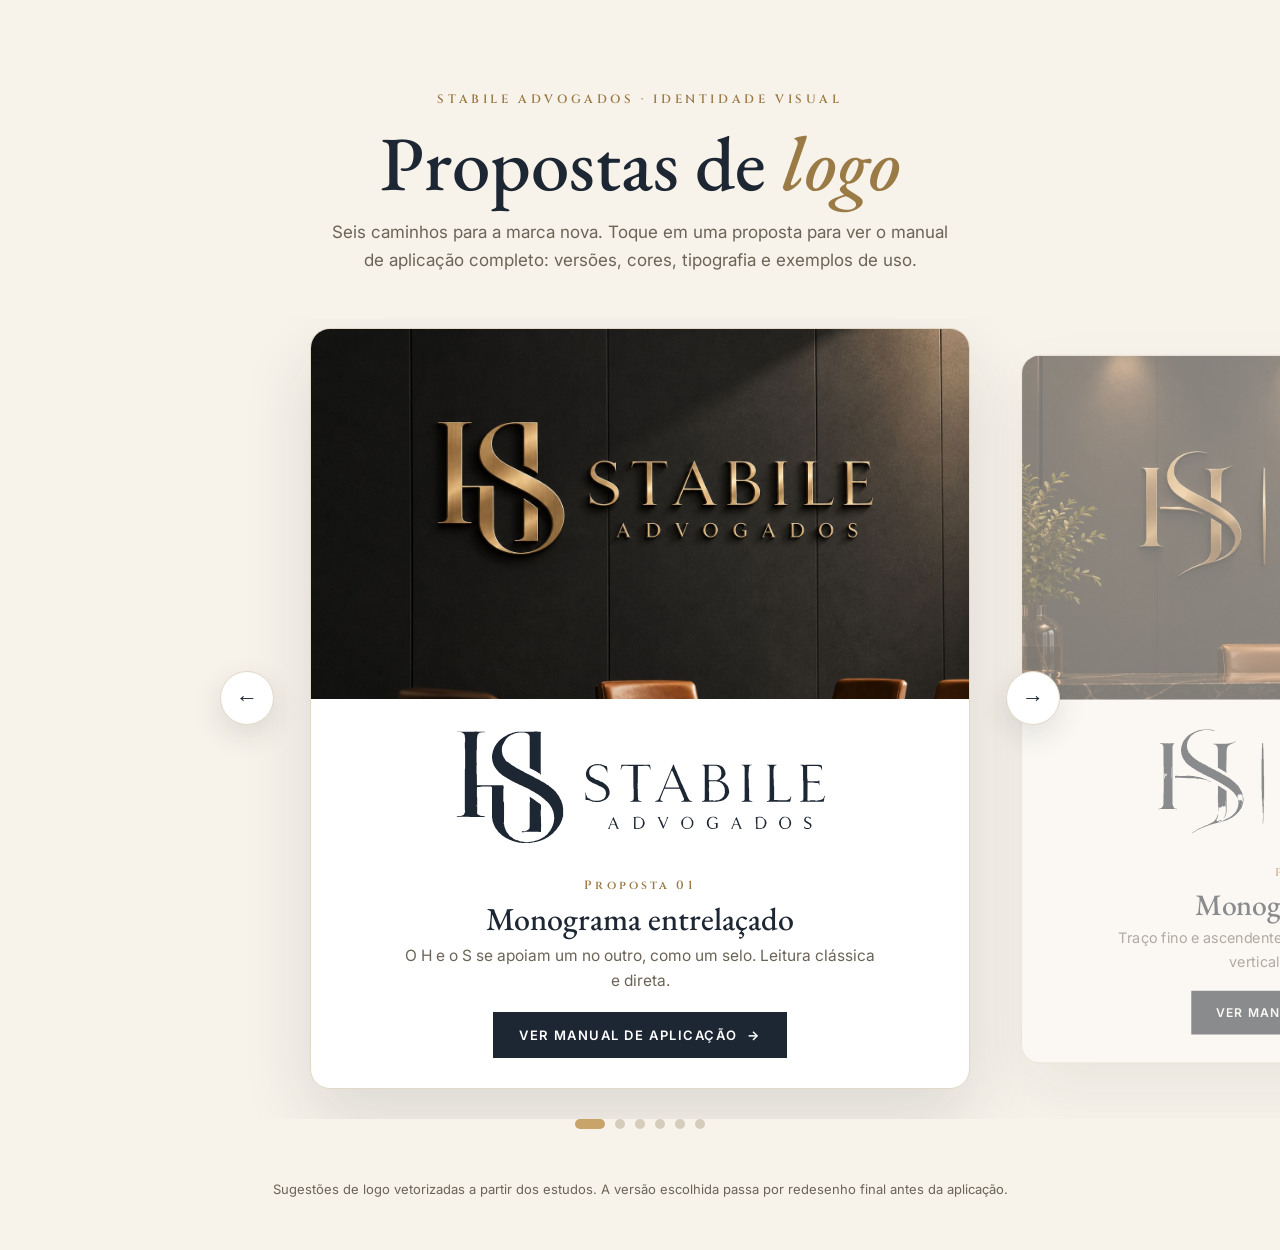
<file: logos/index.html>
<!DOCTYPE html>
<html lang="pt-BR">
<head>
<meta charset="UTF-8">
<meta name="viewport" content="width=device-width, initial-scale=1">
<title>Propostas de logo · Stabile Advogados</title>
<meta name="robots" content="noindex">
<link rel="icon" type="image/svg+xml" href="assets/simbolo-1.svg">
<link rel="preconnect" href="https://fonts.googleapis.com">
<link rel="preconnect" href="https://fonts.gstatic.com" crossorigin>
<link href="https://fonts.googleapis.com/css2?family=Cinzel:wght@500;600&family=EB+Garamond:ital,wght@0,500;0,600;1,500&family=Inter:wght@300;400;500;600&display=swap" rel="stylesheet">
<link rel="stylesheet" href="logos.css">
</head>
<body>

<header class="topo">
  <p class="kicker">Stabile Advogados · identidade visual</p>
  <h1>Propostas de <em>logo</em></h1>
  <p class="sub">Seis caminhos para a marca nova. Toque em uma proposta para ver o manual de aplicação completo: versões, cores, tipografia e exemplos de uso.</p>
</header>
<main class="carrossel-wrap">
  <button class="seta ant" aria-label="Proposta anterior">←</button>
  <div class="carrossel" tabindex="0">
    <article class="slide" id="p1">
      <a class="slide-in" href="logo-1.html">
        <div class="slide-foto"><img src="assets/mockup-1.jpg" alt="Proposta 1 aplicada em parede" loading="eager"></div>
        <div class="slide-vetor"><span class="mk" style="--src:url(assets/logo-1.svg);aspect-ratio:3117 / 993;background:#1D2633;width:78%;max-height:120px" role="img" aria-label="Stabile Advogados"></span></div>
        <div class="slide-txt"><span class="num">Proposta 01</span><h2>Monograma entrelaçado</h2><p>O H e o S se apoiam um no outro, como um selo. Leitura clássica e direta.</p><span class="ver">Ver manual de aplicação <b>→</b></span></div>
      </a>
    </article>
    <article class="slide" id="p2">
      <a class="slide-in" href="logo-2.html">
        <div class="slide-foto"><img src="assets/mockup-2.jpg" alt="Proposta 2 aplicada em parede" loading="eager"></div>
        <div class="slide-vetor"><span class="mk" style="--src:url(assets/logo-2.svg);aspect-ratio:3390 / 1089;background:#1D2633;width:78%;max-height:120px" role="img" aria-label="Stabile Advogados"></span></div>
        <div class="slide-txt"><span class="num">Proposta 02</span><h2>Monograma com filete</h2><p>Traço fino e ascendente no S, separado do nome por um filete vertical. Mais leve e editorial.</p><span class="ver">Ver manual de aplicação <b>→</b></span></div>
      </a>
    </article>
    <article class="slide" id="p3">
      <a class="slide-in" href="logo-3.html">
        <div class="slide-foto"><img src="assets/mockup-3.jpg" alt="Proposta 3 aplicada em parede" loading="lazy"></div>
        <div class="slide-vetor"><span class="mk" style="--src:url(assets/logo-3.svg);aspect-ratio:3471 / 1068;background:#1D2633;width:78%;max-height:120px" role="img" aria-label="Stabile Advogados"></span></div>
        <div class="slide-txt"><span class="num">Proposta 03</span><h2>Monograma em movimento</h2><p>O S atravessa o H em uma curva longa. Transmite fluidez e continuidade.</p><span class="ver">Ver manual de aplicação <b>→</b></span></div>
      </a>
    </article>
    <article class="slide" id="p4">
      <a class="slide-in" href="logo-4.html">
        <div class="slide-foto"><img src="assets/mockup-4.jpg" alt="Proposta 4 aplicada em parede" loading="lazy"></div>
        <div class="slide-vetor"><span class="mk" style="--src:url(assets/logo-4.svg);aspect-ratio:3318 / 1140;background:#1D2633;width:78%;max-height:120px" role="img" aria-label="Stabile Advogados"></span></div>
        <div class="slide-txt"><span class="num">Proposta 04</span><h2>Monograma caligráfico</h2><p>Curvas mais abertas e um gesto caligráfico na base. Elegante e pessoal.</p><span class="ver">Ver manual de aplicação <b>→</b></span></div>
      </a>
    </article>
    <article class="slide" id="p5">
      <a class="slide-in" href="logo-5.html">
        <div class="slide-foto"><img src="assets/mockup-5.jpg" alt="Proposta 5 aplicada em parede" loading="lazy"></div>
        <div class="slide-vetor"><span class="mk" style="--src:url(assets/logo-5.svg);aspect-ratio:3171 / 2187;background:#1D2633;width:78%;max-height:120px" role="img" aria-label="Stabile Advogados"></span></div>
        <div class="slide-txt"><span class="num">Proposta 05</span><h2>Selo empilhado</h2><p>Monograma sobre o nome, com filetes laterais. Funciona bem em fachada e papelaria.</p><span class="ver">Ver manual de aplicação <b>→</b></span></div>
      </a>
    </article>
    <article class="slide" id="p6">
      <a class="slide-in" href="logo-6.html">
        <div class="slide-foto"><img src="assets/mockup-6.jpg" alt="Proposta 6 aplicada em parede" loading="lazy"></div>
        <div class="slide-vetor"><span class="mk" style="--src:url(assets/logo-6.svg);aspect-ratio:2961 / 2088;background:#1D2633;width:78%;max-height:120px" role="img" aria-label="Stabile Advogados"></span></div>
        <div class="slide-txt"><span class="num">Proposta 06</span><h2>Monograma geométrico</h2><p>Cortes retos e diagonais, mais contemporâneo. Forte em tamanhos pequenos.</p><span class="ver">Ver manual de aplicação <b>→</b></span></div>
      </a>
    </article>
    
  </div>
  <button class="seta prox" aria-label="Próxima proposta">→</button>
  <div class="dots"><button class="dot" aria-label="Ir para a proposta 1" data-i="0"></button><button class="dot" aria-label="Ir para a proposta 2" data-i="1"></button><button class="dot" aria-label="Ir para a proposta 3" data-i="2"></button><button class="dot" aria-label="Ir para a proposta 4" data-i="3"></button><button class="dot" aria-label="Ir para a proposta 5" data-i="4"></button><button class="dot" aria-label="Ir para a proposta 6" data-i="5"></button></div>
</main>
<footer class="rodape">Sugestões de logo vetorizadas a partir dos estudos. A versão escolhida passa por redesenho final antes da aplicação.</footer>
<script>
const c=document.querySelector('.carrossel'), slides=[...c.children], dots=[...document.querySelectorAll('.dot')];
const vai=(i)=>{i=Math.max(0,Math.min(slides.length-1,i)); c.scrollTo({left:slides[i].offsetLeft-c.offsetLeft-(c.clientWidth-slides[i].clientWidth)/2,behavior:'smooth'});};
const atual=()=>{let m=0,d=1e9; slides.forEach((s,k)=>{const x=Math.abs(s.getBoundingClientRect().left+s.clientWidth/2-innerWidth/2); if(x<d){d=x;m=k}}); return m;};
document.querySelector('.ant').onclick=()=>vai(atual()-1);
document.querySelector('.prox').onclick=()=>vai(atual()+1);
dots.forEach(b=>b.onclick=()=>vai(+b.dataset.i));
const marca=()=>{const a=atual(); dots.forEach((d,k)=>d.classList.toggle('on',k===a)); slides.forEach((s,k)=>s.classList.toggle('on',k===a));};
c.addEventListener('scroll',()=>requestAnimationFrame(marca),{passive:true}); marca();
c.addEventListener('keydown',e=>{if(e.key==='ArrowRight')vai(atual()+1); if(e.key==='ArrowLeft')vai(atual()-1);});
const h=location.hash.match(/p(\d)/); if(h) setTimeout(()=>vai(+h[1]-1),50);
</script>
</body>
</html>
</file>
<file: logos/logos.css>
/* Propostas de logo + manuais de aplicação · Stabile Advogados */
:root { --ouro: #C9A46A; --ouro-esc: #9A7A45; --graf: #1B1612; --navy: #1D2633; --marfim: #F7F2EA; --areia: #EFE7DA; --tinta: #1D2633; --cinza: #6B6457; --linha: #E2D8C8; --ease: cubic-bezier(.2,.7,.1,1); }
* { margin: 0; padding: 0; box-sizing: border-box; }
body { font-family: Inter, -apple-system, "Segoe UI", sans-serif; background: var(--marfim); color: var(--tinta); line-height: 1.6; -webkit-font-smoothing: antialiased; overflow-x: hidden; }
a { color: inherit; text-decoration: none; }
img { max-width: 100%; display: block; }
figure { margin: 0; }
.mk { display: block; margin: 0 auto; -webkit-mask: var(--src) center / contain no-repeat; mask: var(--src) center / contain no-repeat; }
.kicker { font-family: Cinzel, serif; font-weight: 600; font-size: 12px; letter-spacing: .3em; text-transform: uppercase; color: var(--ouro-esc); margin-bottom: 14px; }
h1, h2 { font-family: "EB Garamond", Georgia, serif; font-weight: 500; line-height: 1.05; }
h1 em { font-style: italic; color: var(--ouro-esc); }

/* ---------- carrossel ---------- */
.topo { text-align: center; padding: clamp(48px, 7vw, 90px) 20px clamp(28px, 4vw, 44px); max-width: 860px; margin: 0 auto; }
.topo h1 { font-size: clamp(44px, 6vw, 78px); margin-bottom: 16px; }
.topo .sub { color: var(--cinza); font-size: 17px; max-width: 640px; margin: 0 auto; }
.carrossel-wrap { position: relative; padding-bottom: 30px; }
.carrossel { display: flex; gap: 28px; overflow-x: auto; scroll-snap-type: x mandatory; padding: 10px max(20px, calc(50vw - 330px)) 30px; scrollbar-width: none; outline: none; }
.carrossel::-webkit-scrollbar { display: none; }
.slide { flex: 0 0 min(660px, 86vw); scroll-snap-align: center; transition: transform .6s var(--ease), opacity .6s; opacity: .5; transform: scale(.93); }
.slide.on { opacity: 1; transform: none; }
.slide-in { display: block; background: #fff; border: 1px solid var(--linha); border-radius: 20px; overflow: hidden; box-shadow: 0 30px 70px rgba(29, 38, 51, .12); transition: box-shadow .4s; }
.slide-in:hover { box-shadow: 0 40px 90px rgba(29, 38, 51, .2); }
.slide-foto { aspect-ratio: 16 / 9; overflow: hidden; background: var(--graf); }
.slide-foto img { width: 100%; height: 100%; object-fit: cover; transition: transform 1.2s var(--ease); }
.slide-in:hover .slide-foto img { transform: scale(1.04); }
.slide-vetor { padding: 28px 30px 6px; }
.slide-txt { padding: 18px 32px 30px; text-align: center; }
.num { font-family: Cinzel, serif; font-weight: 600; font-size: 12px; letter-spacing: .26em; color: var(--ouro-esc); }
.slide-txt h2 { font-size: 32px; margin: 6px 0 8px; }
.slide-txt p { color: var(--cinza); font-size: 15.5px; max-width: 480px; margin: 0 auto 18px; }
.ver { display: inline-flex; gap: 10px; align-items: center; padding: 13px 26px; background: var(--navy); color: #fff; font-size: 13px; font-weight: 600; letter-spacing: .12em; text-transform: uppercase; }
.ver b { transition: transform .4s var(--ease); }
.slide-in:hover .ver b { transform: translateX(5px); }
.seta { position: absolute; top: 42%; z-index: 3; width: 54px; height: 54px; border-radius: 50%; border: 1px solid var(--linha); background: #fff; color: var(--navy); font-size: 22px; cursor: pointer; box-shadow: 0 10px 30px rgba(29, 38, 51, .12); transition: transform .3s; }
.seta:hover { transform: scale(1.08); }
.seta.ant { left: max(16px, calc(50vw - 420px)); }
.seta.prox { right: max(16px, calc(50vw - 420px)); }
.dots { display: flex; justify-content: center; gap: 10px; }
.dot { width: 10px; height: 10px; border-radius: 50%; border: 0; background: #D6CCBC; cursor: pointer; transition: width .4s var(--ease), background .3s; }
.dot.on { width: 30px; border-radius: 6px; background: var(--ouro); }
.rodape { text-align: center; color: var(--cinza); font-size: 13px; padding: 20px 20px 50px; }

/* ---------- manual ---------- */
.barra { position: sticky; top: 0; z-index: 10; display: flex; justify-content: space-between; align-items: center; gap: 12px; padding: 14px clamp(16px, 5vw, 60px); background: rgba(247, 242, 234, .92); backdrop-filter: blur(10px); border-bottom: 1px solid var(--linha); font-size: 13.5px; font-weight: 500; }
.barra span { color: var(--cinza); }
.nav-pn { display: flex; gap: 16px; }
.capa { position: relative; min-height: 70vh; display: flex; align-items: flex-end; padding: clamp(30px, 6vw, 70px); background: var(--graf) var(--foto) center / cover no-repeat; color: #fff; }
.capa::before { content: ""; position: absolute; inset: 0; background: linear-gradient(180deg, rgba(27, 22, 18, .1) 30%, rgba(27, 22, 18, .9)); }
.capa-txt { position: relative; max-width: 640px; }
.capa .kicker { color: var(--ouro); }
.capa h1 { font-size: clamp(40px, 5.4vw, 70px); margin-bottom: 12px; }
.capa p:last-child { color: #E6DDD0; font-size: 17px; }
.bloco { max-width: 1180px; margin: 0 auto; padding: clamp(56px, 7vw, 96px) clamp(16px, 5vw, 60px) 0; }
.cab { display: grid; grid-template-columns: 70px 1fr; gap: 6px 20px; margin-bottom: 28px; max-width: 820px; }
.cab span { grid-row: span 2; font-family: Cinzel, serif; font-size: 22px; color: var(--ouro-esc); padding-top: 4px; }
.cab h2 { font-size: clamp(32px, 3.6vw, 46px); }
.cab p { color: var(--cinza); font-size: 16px; }
.dupla { display: grid; grid-template-columns: 1fr 1fr; gap: 18px; }
.palco { border-radius: 16px; min-height: 300px; display: grid; place-items: center; padding: 40px; }
.palco.escuro { background: var(--graf); }
.palco.claro { background: #fff; border: 1px solid var(--linha); }
.simbolos { display: grid; grid-template-columns: 1fr 1fr 1fr; gap: 18px; }
.quad { aspect-ratio: 1; min-height: 0; }
.avatar-box { display: grid; place-items: center; align-content: center; gap: 14px; background: #fff; border: 1px solid var(--linha); border-radius: 16px; }
.avatar { width: 180px; height: 180px; border-radius: 50%; background: var(--graf); display: grid; place-items: center; box-shadow: 0 0 0 4px #fff, 0 0 0 6px var(--ouro); }
.avatar-box figcaption { font-size: 14px; font-weight: 600; }
.versoes { display: grid; grid-template-columns: 1fr 1fr; gap: 18px; }
.versao { border-radius: 16px; min-height: 240px; display: grid; place-items: center; align-content: center; gap: 22px; padding: 36px 24px 22px; border: 1px solid var(--linha); }
.versao figcaption { font-size: 13px; font-weight: 500; }
.cores { display: grid; grid-template-columns: repeat(4, 1fr); gap: 18px; }
.cor span { display: block; height: 150px; border-radius: 14px; border: 1px solid var(--linha); margin-bottom: 12px; }
.cor b { display: block; font-size: 16px; }
.cor small { color: var(--cinza); font-size: 13px; }
.tipos { display: grid; gap: 16px; }
.tipo { display: grid; grid-template-columns: 200px 1fr 160px; gap: 20px; align-items: center; padding: 22px 26px; background: #fff; border: 1px solid var(--linha); border-radius: 14px; }
.tipo small { color: var(--cinza); font-size: 13px; }
.tipo p { font-size: 30px; line-height: 1.2; }
.tipo b { text-align: right; font-size: 14px; color: var(--ouro-esc); }
.caixa-x { position: relative; width: 82%; padding: 9%; outline: 1.5px dashed var(--ouro); outline-offset: 0; }
.x { position: absolute; font-family: "EB Garamond", serif; font-style: italic; font-size: 18px; color: var(--ouro-esc); }
.x1 { top: 4px; left: 50%; } .x2 { bottom: 4px; left: 50%; } .x3 { left: 8px; top: 45%; } .x4 { right: 8px; top: 45%; }
.minimo { display: grid; gap: 30px; align-content: center; justify-items: center; }
.min-item { display: grid; gap: 10px; justify-items: center; text-align: center; }
.min-item small { color: var(--cinza); font-size: 13px; }
.errados { display: grid; grid-template-columns: repeat(3, 1fr); gap: 18px; }
.err-box { border-radius: 14px; height: 190px; display: grid; place-items: center; overflow: hidden; border: 1px solid var(--linha); }
.errado figcaption { margin-top: 10px; font-size: 14px; font-weight: 600; color: #B23A3A; }
.aplic { display: grid; grid-template-columns: minmax(0, 1.2fr) minmax(0, 1fr); gap: 28px 22px; align-items: start; }
.ap-parede { grid-column: 1 / -1; }
.ap-parede img { border-radius: 16px; width: 100%; aspect-ratio: 16 / 8; object-fit: cover; }
.aplic figcaption { margin-top: 10px; font-size: 13.5px; font-weight: 500; color: var(--cinza); }
.ap-cartoes { display: grid; grid-template-columns: 1fr 1fr; gap: 14px; align-content: start; }
.ap-cartoes figcaption { grid-column: span 2; margin-top: 0; }
.cartao { position: relative; aspect-ratio: 1.75; border-radius: 10px; box-shadow: 0 16px 34px rgba(29, 38, 51, .18); }
.cartao.frente { background: var(--graf); display: grid; place-items: center; }
.cartao.verso { background: var(--marfim); border: 1px solid var(--linha); padding: 14px 16px; display: flex; flex-direction: column; justify-content: space-between; font-size: 9.5px; color: var(--navy); }
.cartao.verso b { display: block; font-family: "EB Garamond", serif; font-size: 15px; }
.cartao.verso small { color: var(--ouro-esc); }
.papel { background: #fff; border: 1px solid var(--linha); border-radius: 6px; aspect-ratio: 1 / 1.25; width: 100%; max-width: 380px; margin: 0 auto; padding: 20px 26px; display: flex; flex-direction: column; box-shadow: 0 16px 34px rgba(29, 38, 51, .12); }
.papel-topo { padding-bottom: 14px; border-bottom: 1.5px solid var(--ouro); }
.papel-topo .mk { margin: 0; }
.linhas { flex: 1; display: grid; align-content: start; gap: 9px; padding-top: 20px; }
.linhas i { display: block; height: 5px; border-radius: 3px; background: #EEE7DC; }
.linhas i.curta { width: 60%; }
.papel-pe { font-size: 8.5px; color: var(--cinza); border-top: 1px solid var(--linha); padding-top: 8px; }
.fim { max-width: 1180px; margin: 80px auto 0; padding: 30px clamp(16px, 5vw, 60px) 60px; display: flex; justify-content: space-between; align-items: center; gap: 16px; border-top: 1px solid var(--linha); font-weight: 600; }
.fim .todas { padding: 13px 26px; background: var(--navy); color: #fff; font-size: 13px; letter-spacing: .12em; text-transform: uppercase; }

@media (max-width: 860px) {
  .dupla, .versoes, .simbolos, .aplic { grid-template-columns: 1fr; }
  .cores { grid-template-columns: 1fr 1fr; }
  .errados { grid-template-columns: 1fr 1fr; }
  .tipo { grid-template-columns: 1fr; gap: 6px; }
  .tipo b { text-align: left; }
  .ap-parede { grid-column: auto; }
  .seta { display: none; }
  .barra > span:nth-child(2) { display: none; }
  .fim { flex-wrap: wrap; justify-content: center; }
}
</file>
